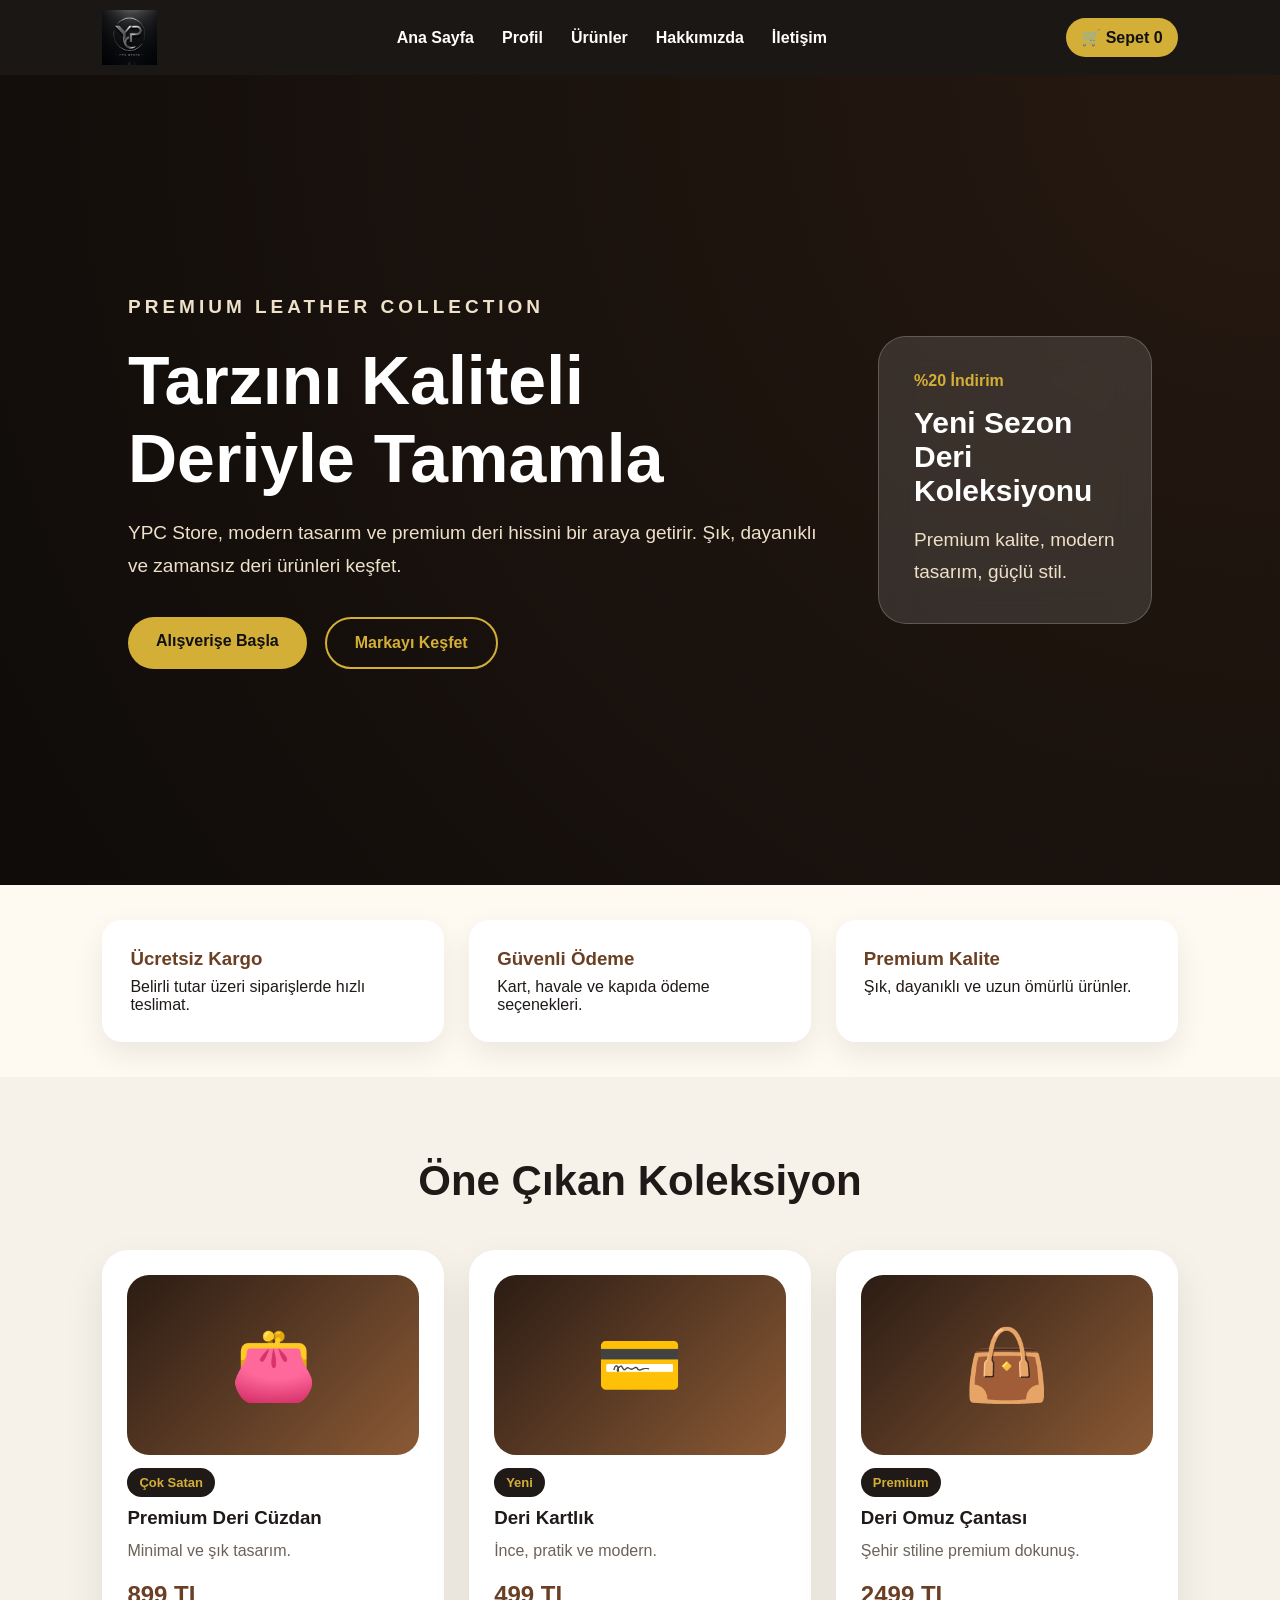
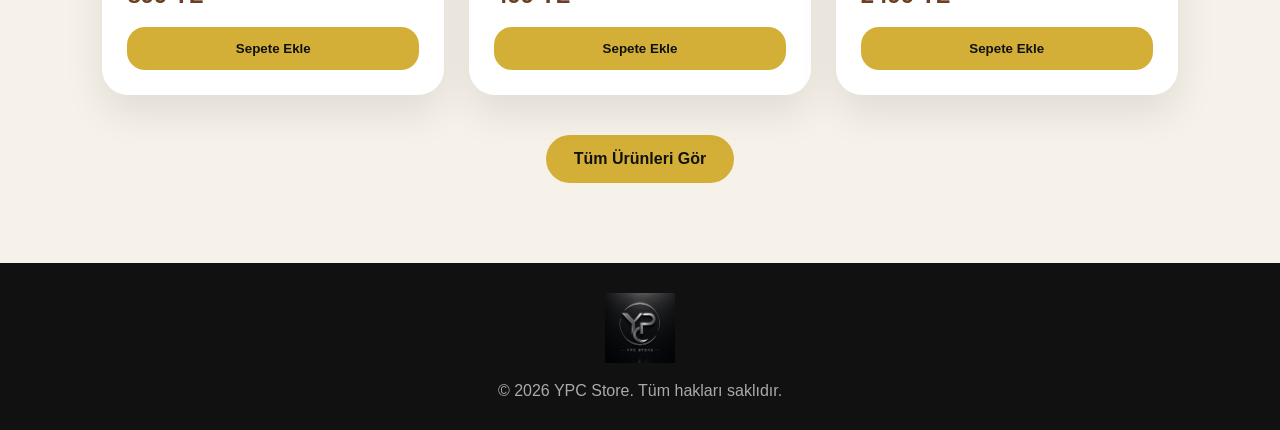
<file: index.html>
<!DOCTYPE html>
<html lang="tr">
<head>
  <meta charset="UTF-8" />
  <meta name="viewport" content="width=device-width, initial-scale=1.0" />
  <title>YPC Store | Ana Sayfa</title>
  <link rel="icon" href="images/logo.png">
  <link rel="stylesheet" href="style.css" />
</head>
<body>

  <nav class="navbar">
    <a href="index.html" class="logo">
  <img src="images/logo.png" alt="YPC Store Logo">
</a>

    <ul class="menu">
      <li><a href="index.html">Ana Sayfa</a></li>
      <li><a href="profile.html">Profil</a></li>
      <li><a href="products.html">Ürünler</a></li>
      <li><a href="about.html">Hakkımızda</a></li>
      <li><a href="contact.html">İletişim</a></li>
    </ul>

    <a href="cart.html" class="cart-btn">🛒 Sepet <span id="cartCount">0</span></a>
  </nav>

  <section class="hero">
    <div class="hero-text">
      <p class="small-title">PREMIUM LEATHER COLLECTION</p>
      <h1>Tarzını Kaliteli Deriyle Tamamla</h1>
      <p>
        YPC Store, modern tasarım ve premium deri hissini bir araya getirir.
        Şık, dayanıklı ve zamansız deri ürünleri keşfet.
      </p>

      <div class="hero-buttons">
        <a href="products.html" class="primary-btn">Alışverişe Başla</a>
        <a href="about.html" class="secondary-btn">Markayı Keşfet</a>
      </div>
    </div>

    <div class="hero-card">
      <span>%20 İndirim</span>
      <h3>Yeni Sezon Deri Koleksiyonu</h3>
      <p>Premium kalite, modern tasarım, güçlü stil.</p>
    </div>
  </section>

  <section class="features">
    <div>
      <h3>Ücretsiz Kargo</h3>
      <p>Belirli tutar üzeri siparişlerde hızlı teslimat.</p>
    </div>

    <div>
      <h3>Güvenli Ödeme</h3>
      <p>Kart, havale ve kapıda ödeme seçenekleri.</p>
    </div>

    <div>
      <h3>Premium Kalite</h3>
      <p>Şık, dayanıklı ve uzun ömürlü ürünler.</p>
    </div>
  </section>

  <section class="section">
    <h2>Öne Çıkan Koleksiyon</h2>

    <div class="products">
      <div class="product-card">
        <div class="product-image">👛</div>
        <span class="badge">Çok Satan</span>
        <h3>Premium Deri Cüzdan</h3>
        <p>Minimal ve şık tasarım.</p>
        <h4>899 TL</h4>
        <button onclick="addToCart('Premium Deri Cüzdan', 899)">Sepete Ekle</button>
      </div>

      <div class="product-card">
        <div class="product-image">💳</div>
        <span class="badge">Yeni</span>
        <h3>Deri Kartlık</h3>
        <p>İnce, pratik ve modern.</p>
        <h4>499 TL</h4>
        <button onclick="addToCart('Deri Kartlık', 499)">Sepete Ekle</button>
      </div>

      <div class="product-card">
        <div class="product-image">👜</div>
        <span class="badge">Premium</span>
        <h3>Deri Omuz Çantası</h3>
        <p>Şehir stiline premium dokunuş.</p>
        <h4>2499 TL</h4>
        <button onclick="addToCart('Deri Omuz Çantası', 2499)">Sepete Ekle</button>
      </div>
    </div>

    <div class="center">
      <a href="products.html" class="primary-btn">Tüm Ürünleri Gör</a>
    </div>
  </section>

  <footer>
  <img src="images/logo.png" class="footer-logo" alt="YPC Store Logo">

  <p>© 2026 YPC Store. Tüm hakları saklıdır.</p>
</footer>

  <script src="script.js"></script>
</body>
</html>
</file>
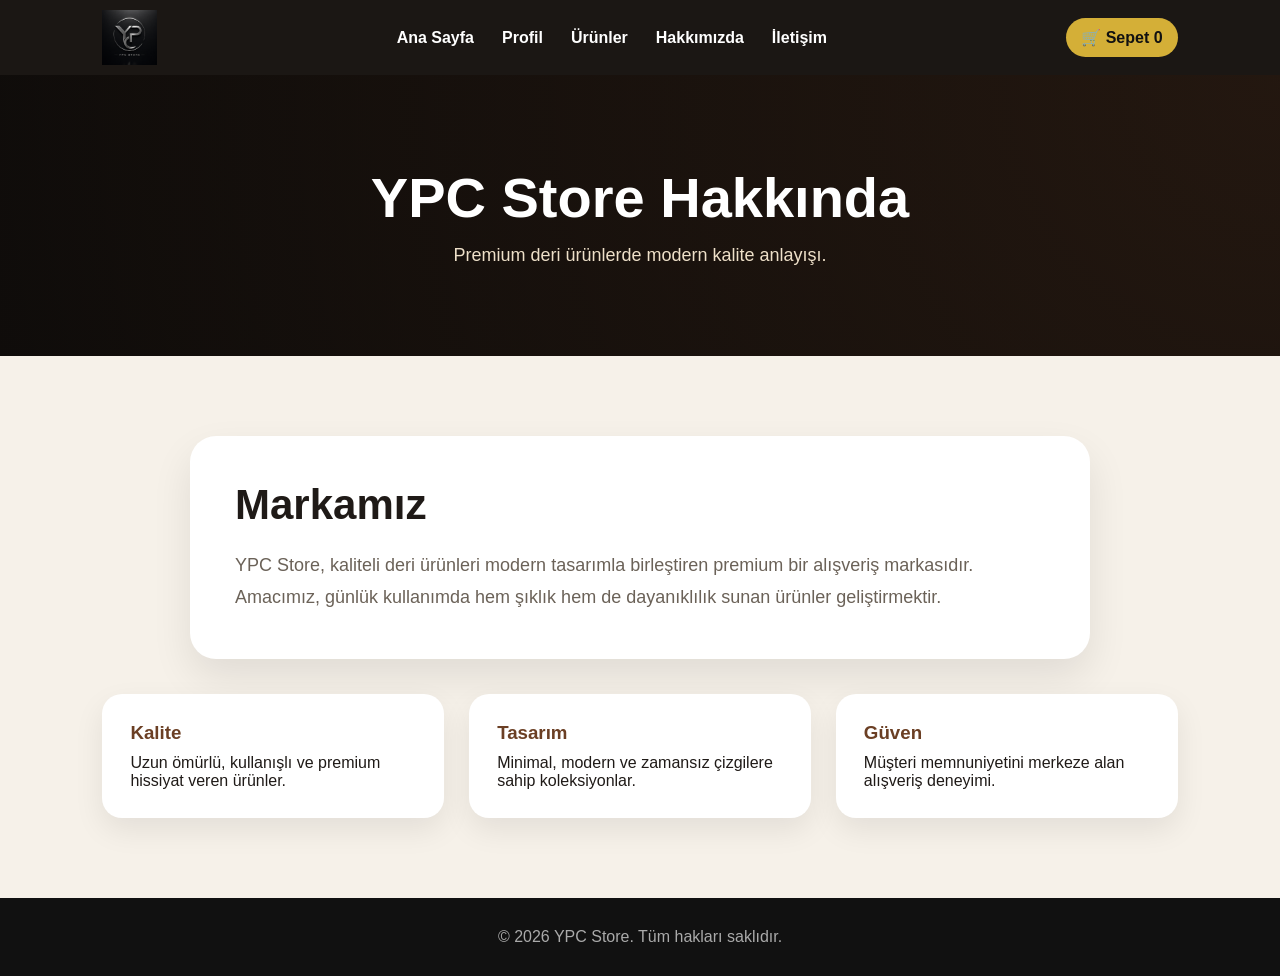
<file: about.html>
<!DOCTYPE html>
<html lang="tr">
<head>
  <meta charset="UTF-8" />
  <meta name="viewport" content="width=device-width, initial-scale=1.0" />
  <title>YPC Store | Hakkımızda</title>
  <link rel="icon" href="images/logo.png">
  <link rel="stylesheet" href="style.css" />
</head>
<body>

  <nav class="navbar">
    <a href="index.html" class="logo">
  <img src="images/logo.png" alt="YPC Store Logo">
</a>

    <ul class="menu">
      <li><a href="index.html">Ana Sayfa</a></li>
      <li><a href="profile.html">Profil</a></li>
      <li><a href="products.html">Ürünler</a></li>
      <li><a href="about.html">Hakkımızda</a></li>
      <li><a href="contact.html">İletişim</a></li>
    </ul>

    <a href="cart.html" class="cart-btn">🛒 Sepet <span id="cartCount">0</span></a>
  </nav>

  <section class="page-header">
    <h1>YPC Store Hakkında</h1>
    <p>Premium deri ürünlerde modern kalite anlayışı.</p>
  </section>

  <section class="section about-page">
    <div class="about-box">
      <h2>Markamız</h2>
      <p>
        YPC Store, kaliteli deri ürünleri modern tasarımla birleştiren premium
        bir alışveriş markasıdır. Amacımız, günlük kullanımda hem şıklık hem de
        dayanıklılık sunan ürünler geliştirmektir.
      </p>
    </div>

    <div class="about-grid">
      <div>
        <h3>Kalite</h3>
        <p>Uzun ömürlü, kullanışlı ve premium hissiyat veren ürünler.</p>
      </div>

      <div>
        <h3>Tasarım</h3>
        <p>Minimal, modern ve zamansız çizgilere sahip koleksiyonlar.</p>
      </div>

      <div>
        <h3>Güven</h3>
        <p>Müşteri memnuniyetini merkeze alan alışveriş deneyimi.</p>
      </div>
    </div>
  </section>

  <footer>
    <p>© 2026 YPC Store. Tüm hakları saklıdır.</p>
  </footer>

  <script src="script.js"></script>
</body>
</html>
</file>
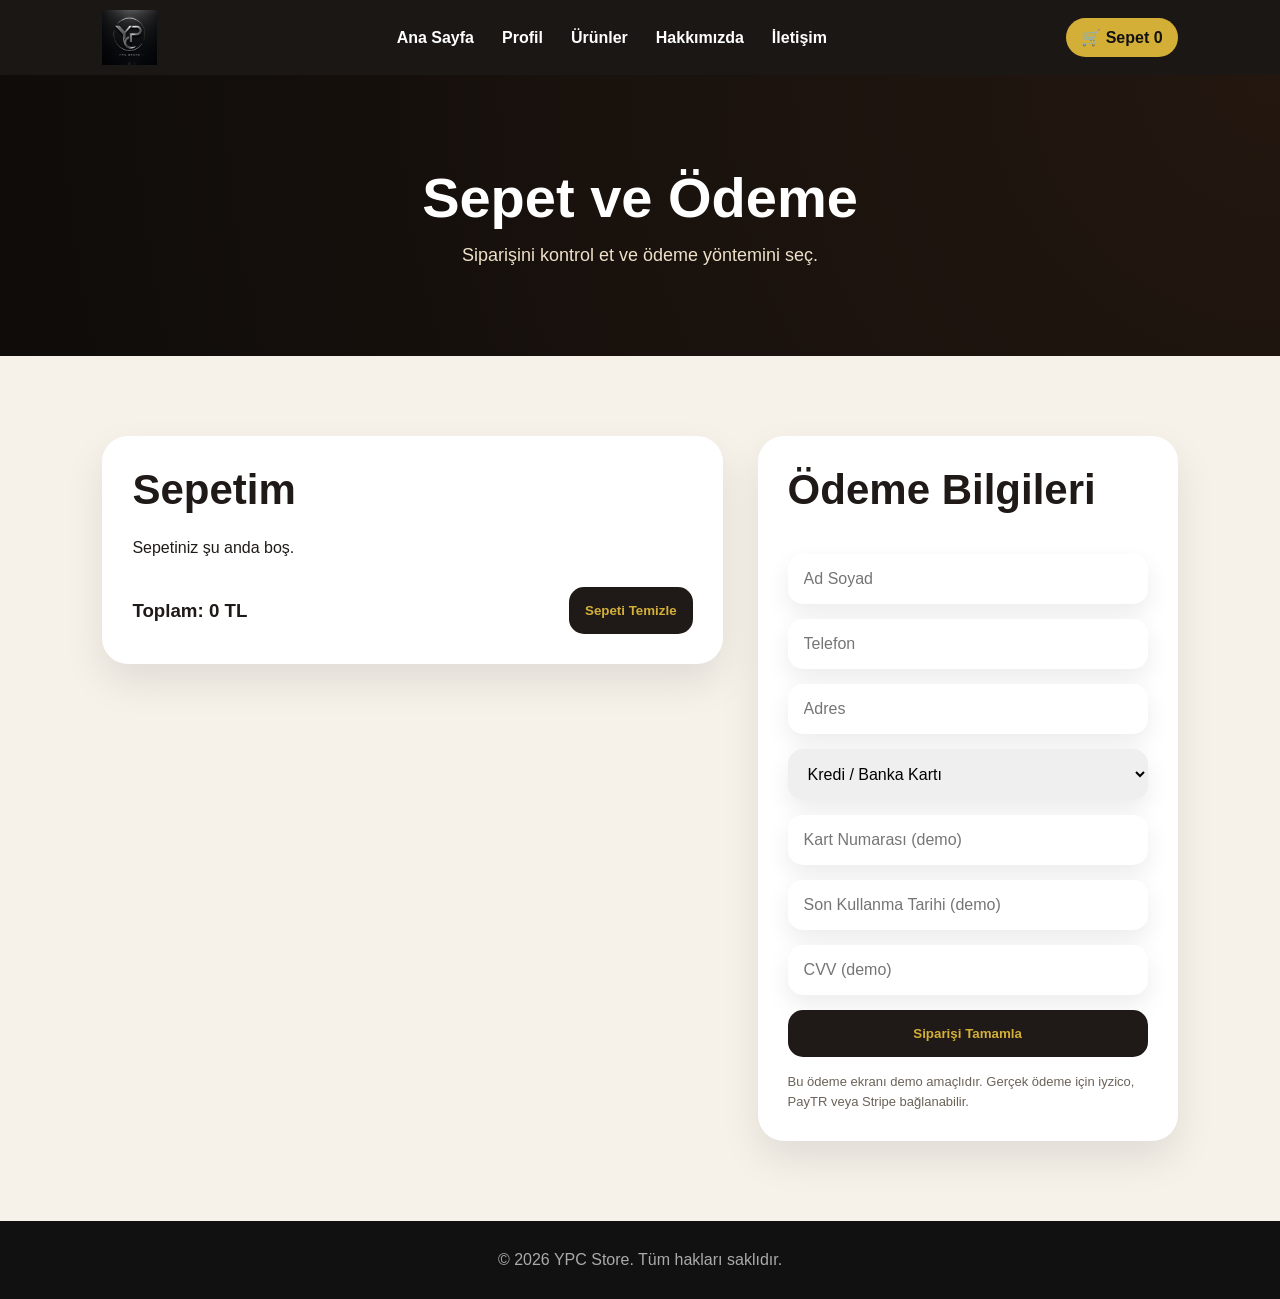
<file: cart.html>
<!DOCTYPE html>
<html lang="tr">
<head>
  <meta charset="UTF-8" />
  <meta name="viewport" content="width=device-width, initial-scale=1.0" />
  <title>YPC Store | Sepet</title>
  <link rel="icon" href="images/logo.png">
  <link rel="stylesheet" href="style.css" />
</head>
<body>

  <nav class="navbar">
    <a href="index.html" class="logo">
  <img src="images/logo.png" alt="YPC Store Logo">
</a>

    <ul class="menu">
      <li><a href="index.html">Ana Sayfa</a></li>
      <li><a href="profile.html">Profil</a></li>
      <li><a href="products.html">Ürünler</a></li>
      <li><a href="about.html">Hakkımızda</a></li>
      <li><a href="contact.html">İletişim</a></li>
    </ul>

    <a href="cart.html" class="cart-btn">🛒 Sepet <span id="cartCount">0</span></a>
  </nav>

  <section class="page-header">
    <h1>Sepet ve Ödeme</h1>
    <p>Siparişini kontrol et ve ödeme yöntemini seç.</p>
  </section>

  <section class="section cart-page">
    <div class="cart-list">
      <h2>Sepetim</h2>
      <div id="cartItems"></div>

      <div class="total-box">
        <h3>Toplam: <span id="cartTotal">0</span> TL</h3>
        <button onclick="clearCart()">Sepeti Temizle</button>
      </div>
    </div>

    <div class="checkout-box">
      <h2>Ödeme Bilgileri</h2>

      <input type="text" placeholder="Ad Soyad" />
      <input type="text" placeholder="Telefon" />
      <input type="text" placeholder="Adres" />

      <select>
        <option>Kredi / Banka Kartı</option>
        <option>Kapıda Ödeme</option>
        <option>Havale / EFT</option>
      </select>

      <input type="text" placeholder="Kart Numarası (demo)" />
      <input type="text" placeholder="Son Kullanma Tarihi (demo)" />
      <input type="text" placeholder="CVV (demo)" />

      <button onclick="completeOrder()">Siparişi Tamamla</button>

      <p class="demo-note">
        Bu ödeme ekranı demo amaçlıdır. Gerçek ödeme için iyzico, PayTR veya Stripe bağlanabilir.
      </p>
    </div>
  </section>

  <footer>
    <p>© 2026 YPC Store. Tüm hakları saklıdır.</p>
  </footer>

  <script src="script.js"></script>
</body>
</html>
</file>
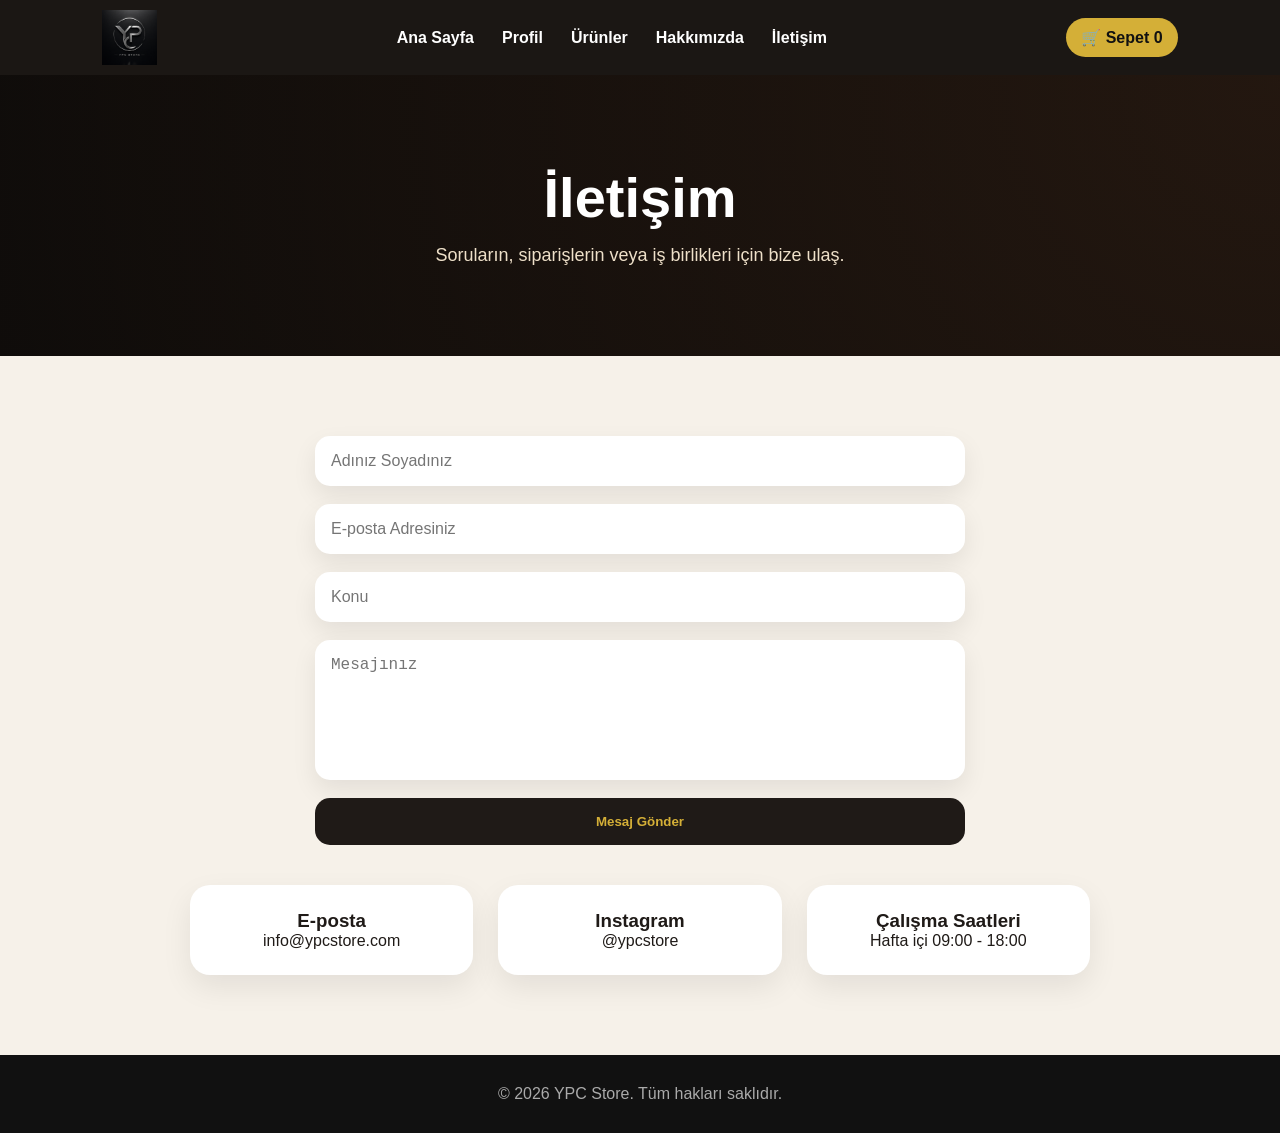
<file: contact.html>
<!DOCTYPE html>
<html lang="tr">
<head>
  <meta charset="UTF-8" />
  <meta name="viewport" content="width=device-width, initial-scale=1.0" />
  <title>YPC Store | İletişim</title>
  <link rel="icon" href="images/logo.png">
  <link rel="stylesheet" href="style.css" />
</head>
<body>

  <nav class="navbar">
    <a href="index.html" class="logo">
  <img src="images/logo.png" alt="YPC Store Logo">
</a>

    <ul class="menu">
      <li><a href="index.html">Ana Sayfa</a></li>
      <li><a href="profile.html">Profil</a></li>
      <li><a href="products.html">Ürünler</a></li>
      <li><a href="about.html">Hakkımızda</a></li>
      <li><a href="contact.html">İletişim</a></li>
    </ul>

    <a href="cart.html" class="cart-btn">🛒 Sepet <span id="cartCount">0</span></a>
  </nav>

  <section class="page-header">
    <h1>İletişim</h1>
    <p>Soruların, siparişlerin veya iş birlikleri için bize ulaş.</p>
  </section>

  <section class="section contact">
    <form>
      <input type="text" placeholder="Adınız Soyadınız" />
      <input type="email" placeholder="E-posta Adresiniz" />
      <input type="text" placeholder="Konu" />
      <textarea placeholder="Mesajınız"></textarea>
      <button type="button">Mesaj Gönder</button>
    </form>

    <div class="contact-info">
      <div>
        <h3>E-posta</h3>
        <p>info@ypcstore.com</p>
      </div>

      <div>
        <h3>Instagram</h3>
        <p>@ypcstore</p>
      </div>

      <div>
        <h3>Çalışma Saatleri</h3>
        <p>Hafta içi 09:00 - 18:00</p>
      </div>
    </div>
  </section>

  <footer>
    <p>© 2026 YPC Store. Tüm hakları saklıdır.</p>
  </footer>

  <script src="script.js"></script>
</body>
</html>
</file>
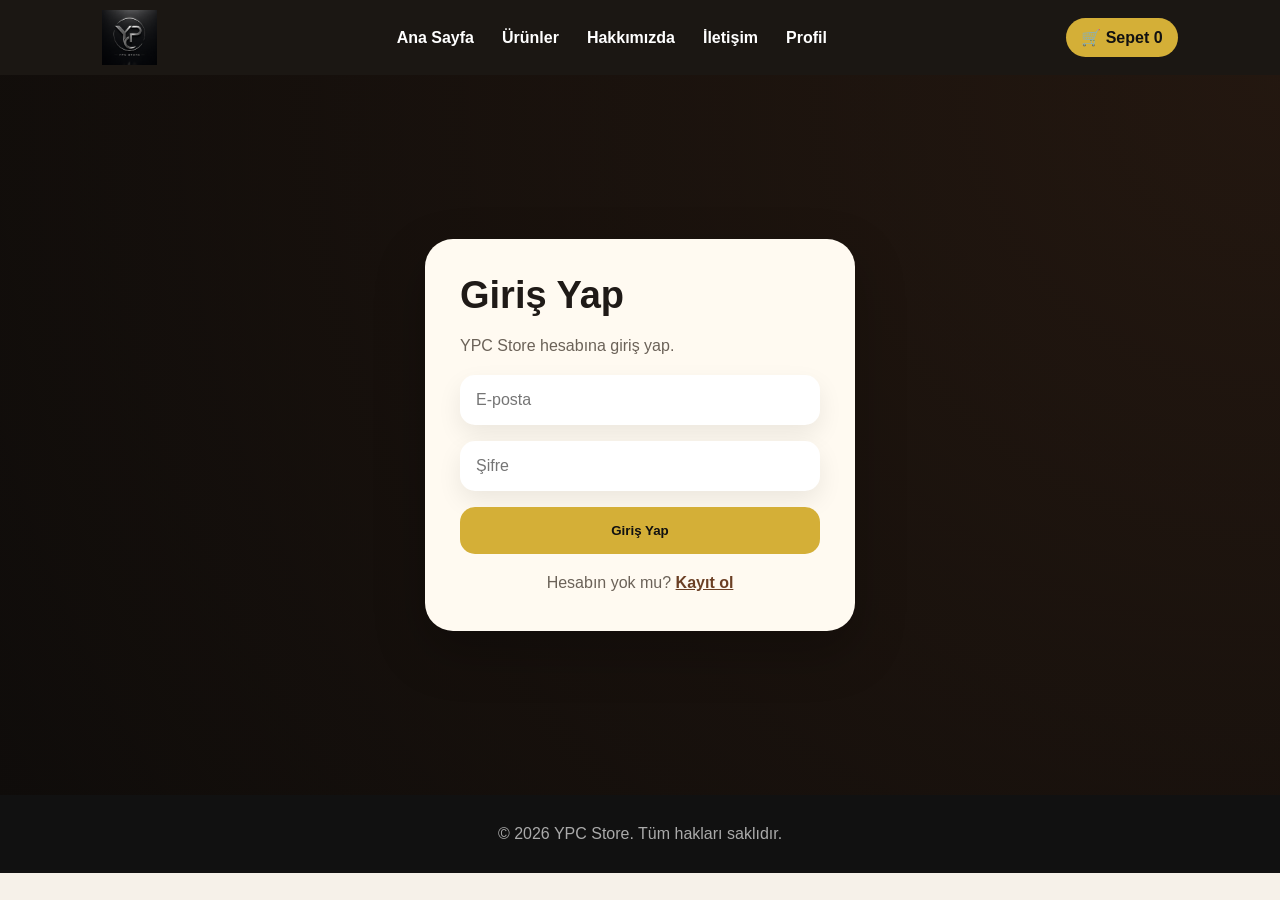
<file: login.html>
<!DOCTYPE html>
<html lang="tr">
<head>
  <meta charset="UTF-8" />
  <meta name="viewport" content="width=device-width, initial-scale=1.0" />
  <title>YPC Store | Giriş Yap</title>
  <link rel="stylesheet" href="style.css" />
  <link rel="icon" href="images/logo.png">
</head>
<body>

  <nav class="navbar">
    <a href="index.html" class="logo">
      <img src="images/logo.png" alt="YPC Store Logo">
    </a>

    <ul class="menu">
      <li><a href="index.html">Ana Sayfa</a></li>
      <li><a href="products.html">Ürünler</a></li>
      <li><a href="about.html">Hakkımızda</a></li>
      <li><a href="contact.html">İletişim</a></li>
      <li><a href="profile.html">Profil</a></li>
    </ul>

    <a href="cart.html" class="cart-btn">🛒 Sepet <span id="cartCount">0</span></a>
  </nav>

  <section class="auth-page">
    <div class="auth-box">
      <h1>Giriş Yap</h1>
      <p>YPC Store hesabına giriş yap.</p>

      <input type="email" id="loginEmail" placeholder="E-posta" />
      <input type="password" id="loginPassword" placeholder="Şifre" />

      <button onclick="loginUser()">Giriş Yap</button>

      <p class="auth-link">
        Hesabın yok mu? <a href="register.html">Kayıt ol</a>
      </p>
    </div>
  </section>

  <footer>
    <p>© 2026 YPC Store. Tüm hakları saklıdır.</p>
  </footer>

  <script src="script.js"></script>
</body>
</html>
</file>
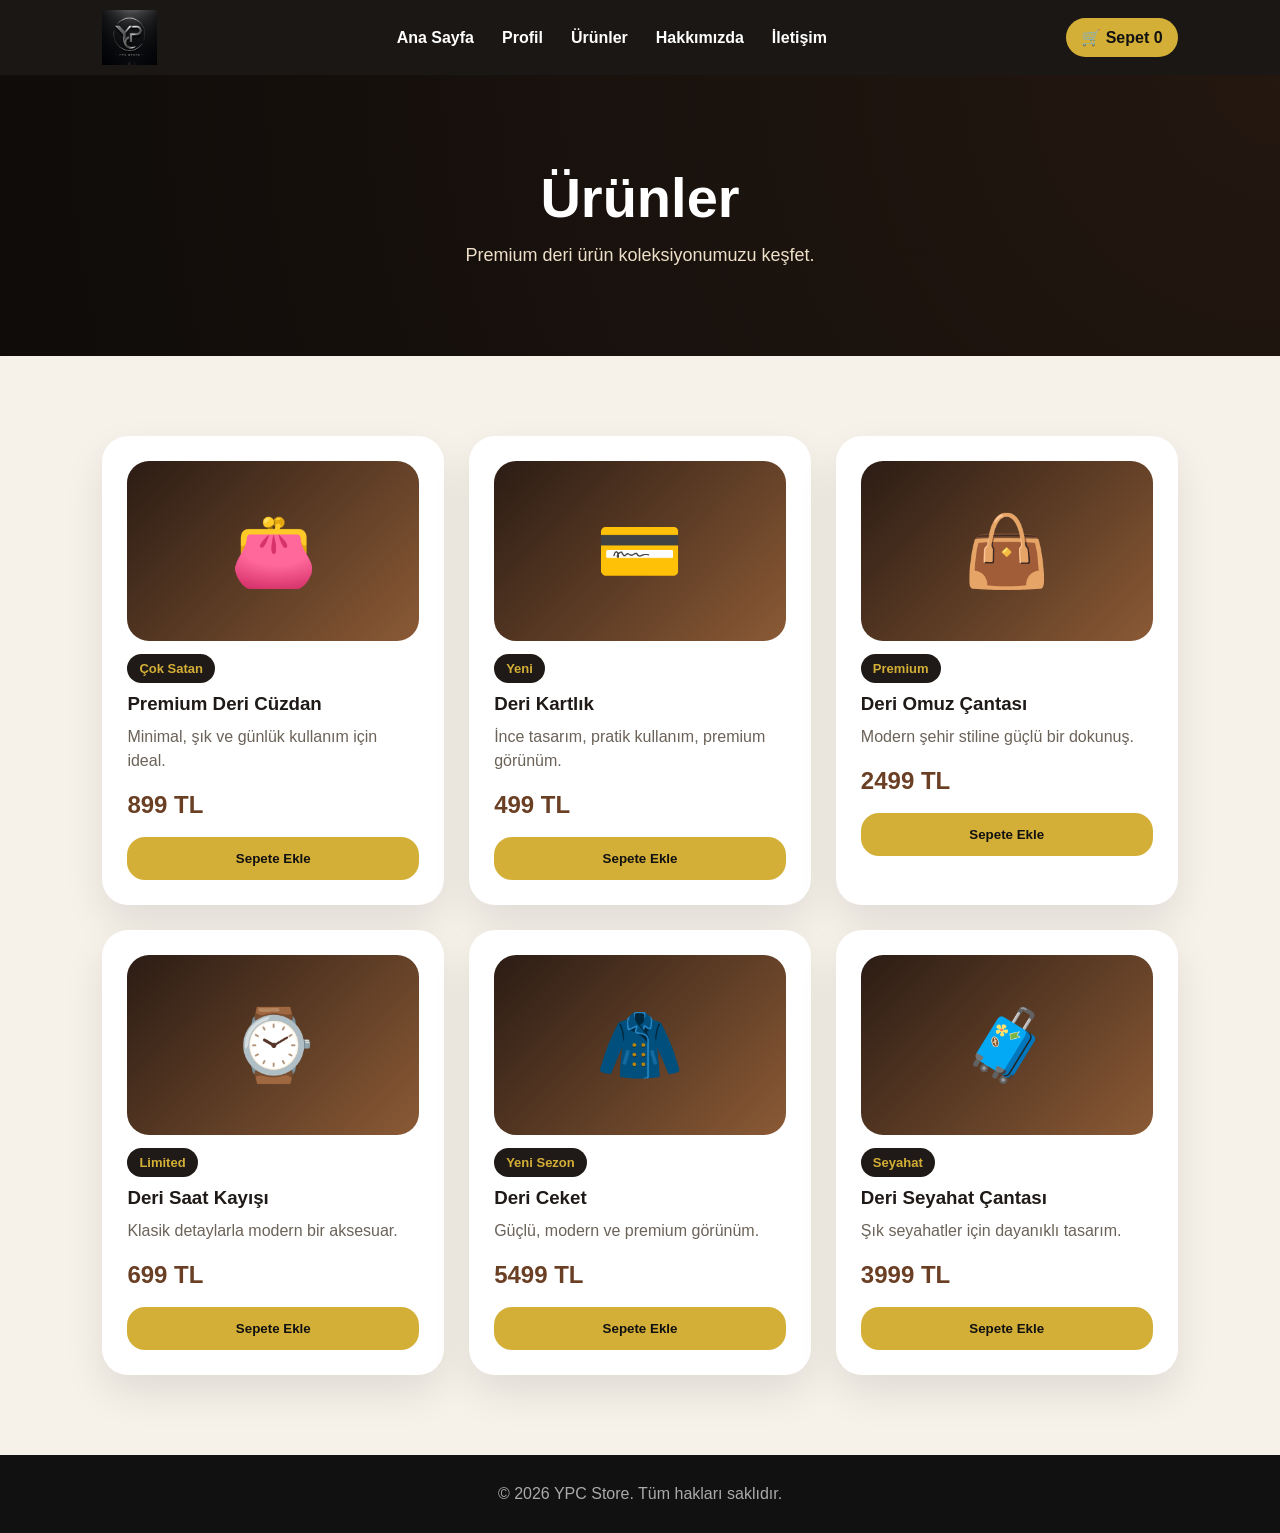
<file: products.html>
<!DOCTYPE html>
<html lang="tr">
<head>
  <meta charset="UTF-8" />
  <meta name="viewport" content="width=device-width, initial-scale=1.0" />
  <title>YPC Store | Ürünler</title>
  <link rel="icon" href="images/logo.png">
  <link rel="stylesheet" href="style.css" />
</head>
<body>

  <nav class="navbar">
   <a href="index.html" class="logo">
  <img src="images/logo.png" alt="YPC Store Logo">
</a>
    <ul class="menu">
      <li><a href="index.html">Ana Sayfa</a></li>
      <li><a href="profile.html">Profil</a></li>
      <li><a href="products.html">Ürünler</a></li>
      <li><a href="about.html">Hakkımızda</a></li>
      <li><a href="contact.html">İletişim</a></li>
    </ul>

    <a href="cart.html" class="cart-btn">🛒 Sepet <span id="cartCount">0</span></a>
  </nav>

  <section class="page-header">
    <h1>Ürünler</h1>
    <p>Premium deri ürün koleksiyonumuzu keşfet.</p>
  </section>

  <section class="section">
    <div class="products">

      <div class="product-card">
        <div class="product-image">👛</div>
        <span class="badge">Çok Satan</span>
        <h3>Premium Deri Cüzdan</h3>
        <p>Minimal, şık ve günlük kullanım için ideal.</p>
        <h4>899 TL</h4>
        <button onclick="addToCart('Premium Deri Cüzdan', 899)">Sepete Ekle</button>
      </div>

      <div class="product-card">
        <div class="product-image">💳</div>
        <span class="badge">Yeni</span>
        <h3>Deri Kartlık</h3>
        <p>İnce tasarım, pratik kullanım, premium görünüm.</p>
        <h4>499 TL</h4>
        <button onclick="addToCart('Deri Kartlık', 499)">Sepete Ekle</button>
      </div>

      <div class="product-card">
        <div class="product-image">👜</div>
        <span class="badge">Premium</span>
        <h3>Deri Omuz Çantası</h3>
        <p>Modern şehir stiline güçlü bir dokunuş.</p>
        <h4>2499 TL</h4>
        <button onclick="addToCart('Deri Omuz Çantası', 2499)">Sepete Ekle</button>
      </div>

      <div class="product-card">
        <div class="product-image">⌚</div>
        <span class="badge">Limited</span>
        <h3>Deri Saat Kayışı</h3>
        <p>Klasik detaylarla modern bir aksesuar.</p>
        <h4>699 TL</h4>
        <button onclick="addToCart('Deri Saat Kayışı', 699)">Sepete Ekle</button>
      </div>

      <div class="product-card">
        <div class="product-image">🧥</div>
        <span class="badge">Yeni Sezon</span>
        <h3>Deri Ceket</h3>
        <p>Güçlü, modern ve premium görünüm.</p>
        <h4>5499 TL</h4>
        <button onclick="addToCart('Deri Ceket', 5499)">Sepete Ekle</button>
      </div>

      <div class="product-card">
        <div class="product-image">🧳</div>
        <span class="badge">Seyahat</span>
        <h3>Deri Seyahat Çantası</h3>
        <p>Şık seyahatler için dayanıklı tasarım.</p>
        <h4>3999 TL</h4>
        <button onclick="addToCart('Deri Seyahat Çantası', 3999)">Sepete Ekle</button>
      </div>

    </div>
  </section>

  <footer>
    <p>© 2026 YPC Store. Tüm hakları saklıdır.</p>
  </footer>

  <script src="script.js"></script>
</body>
</html>
</file>
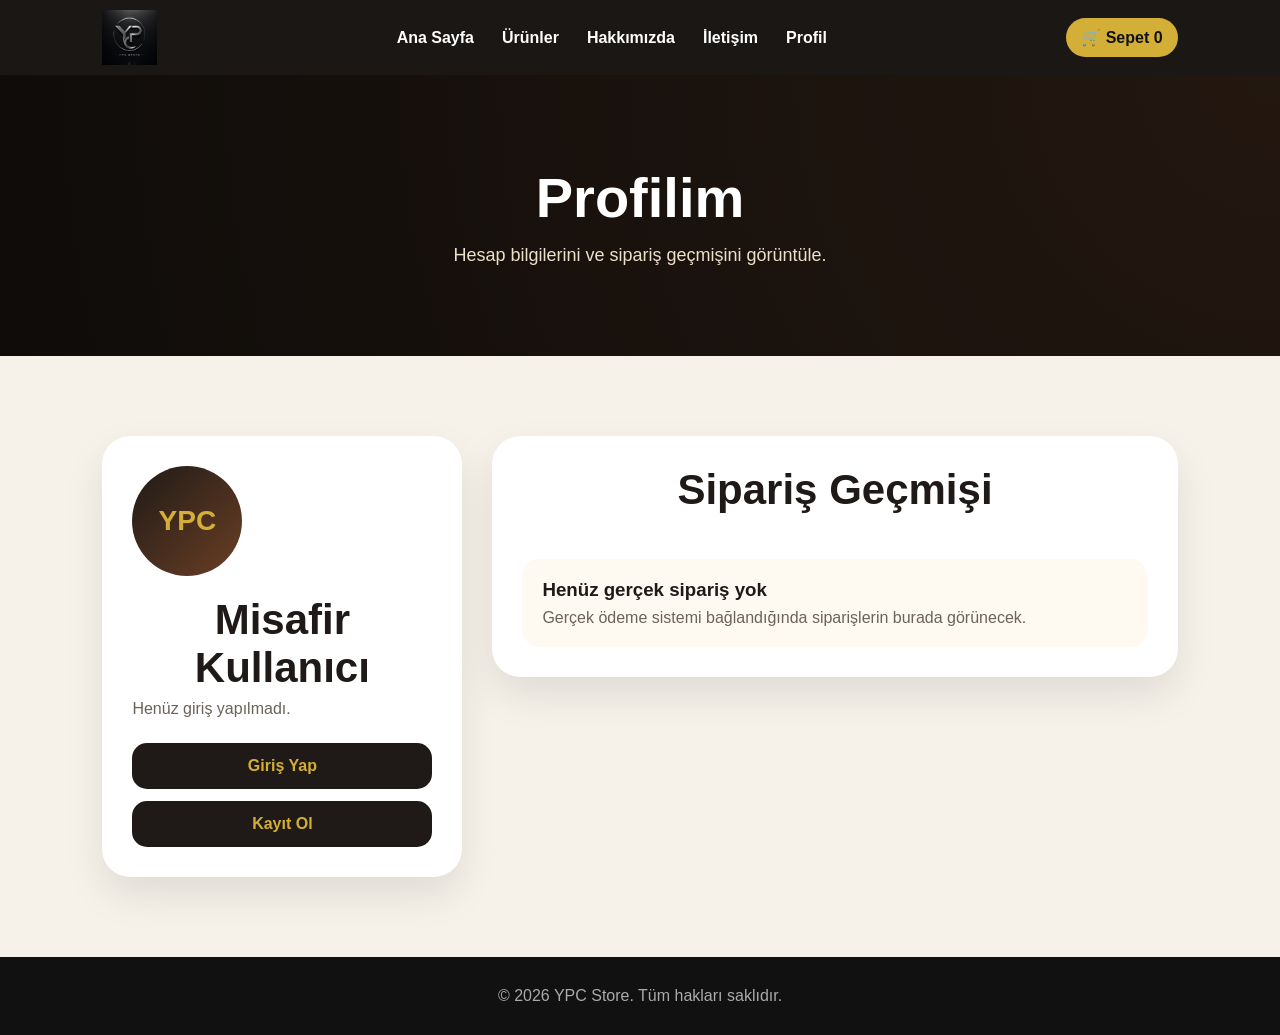
<file: profile.html>
<!DOCTYPE html>
<html lang="tr">
<head>
  <meta charset="UTF-8" />
  <meta name="viewport" content="width=device-width, initial-scale=1.0" />
  <title>YPC Store | Profilim</title>
  <link rel="stylesheet" href="style.css" />
  <link rel="icon" href="images/logo.png">
</head>
<body>

  <nav class="navbar">
    <a href="index.html" class="logo">
      <img src="images/logo.png" alt="YPC Store Logo">
    </a>

    <ul class="menu">
      <li><a href="index.html">Ana Sayfa</a></li>
      <li><a href="products.html">Ürünler</a></li>
      <li><a href="about.html">Hakkımızda</a></li>
      <li><a href="contact.html">İletişim</a></li>
      <li><a href="profile.html">Profil</a></li>
    </ul>

    <a href="cart.html" class="cart-btn">🛒 Sepet <span id="cartCount">0</span></a>
  </nav>

  <section class="page-header">
    <h1>Profilim</h1>
    <p>Hesap bilgilerini ve sipariş geçmişini görüntüle.</p>
  </section>

  <section class="section profile-page">
    <div class="profile-card-box">
      <div class="profile-avatar">YPC</div>

      <h2 id="profileName">Misafir Kullanıcı</h2>
      <p id="profileEmail">Giriş yapılmadı.</p>

      <div class="profile-actions">
        <a href="login.html" id="loginProfileBtn">Giriş Yap</a>
        <a href="register.html" id="registerProfileBtn">Kayıt Ol</a>
        <button onclick="logoutUser()" id="logoutBtn">Çıkış Yap</button>
      </div>
    </div>

    <div class="orders-box">
      <h2>Sipariş Geçmişi</h2>

      <div class="order-item">
        <h3>Henüz gerçek sipariş yok</h3>
        <p>Gerçek ödeme sistemi bağlandığında siparişlerin burada görünecek.</p>
      </div>
    </div>
  </section>

  <footer>
    <p>© 2026 YPC Store. Tüm hakları saklıdır.</p>
  </footer>

  <script src="script.js"></script>
</body>
</html>
</file>
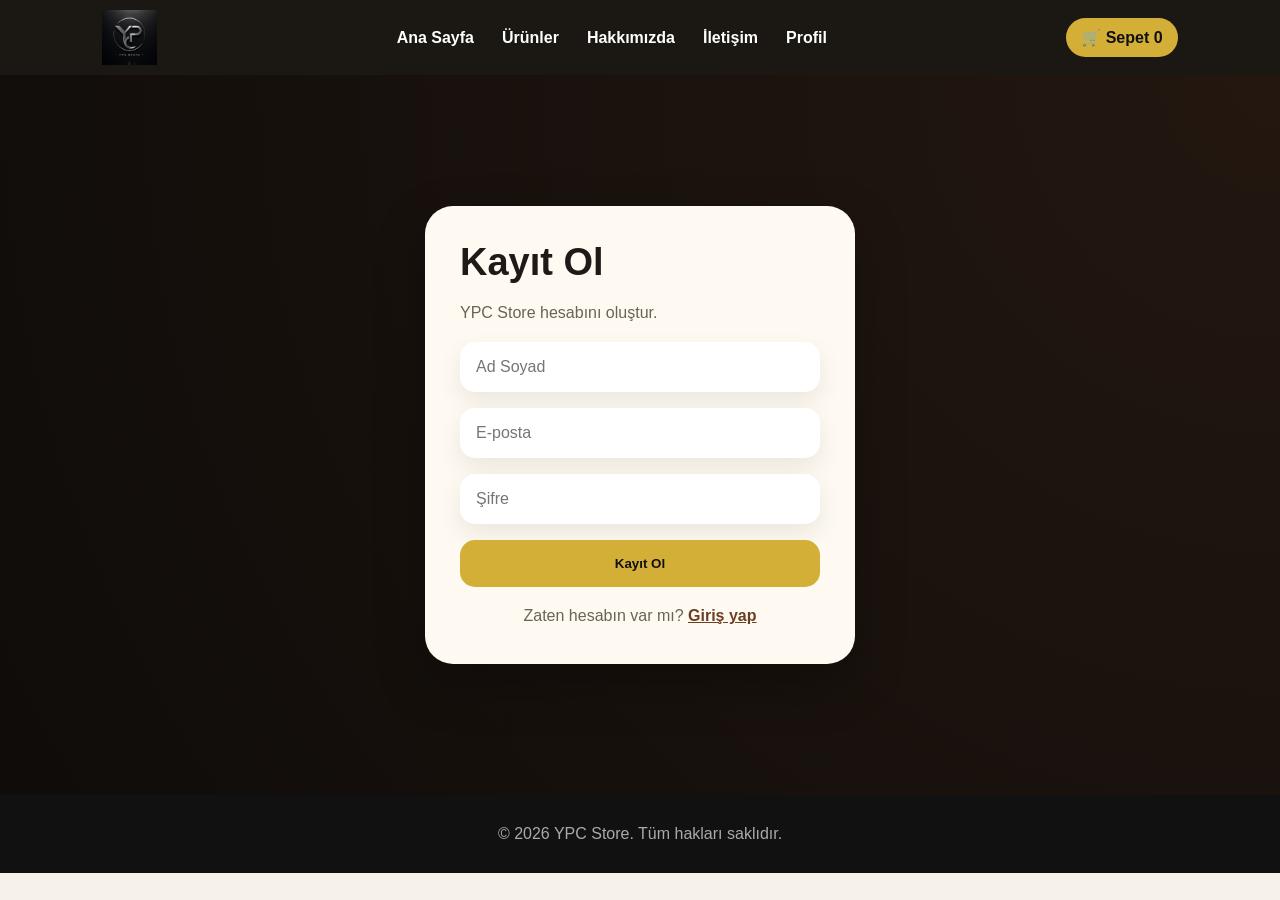
<file: register.html>
<!DOCTYPE html>
<html lang="tr">
<head>
  <meta charset="UTF-8" />
  <meta name="viewport" content="width=device-width, initial-scale=1.0" />
  <title>YPC Store | Kayıt Ol</title>
  <link rel="stylesheet" href="style.css" />
  <link rel="icon" href="images/logo.png">
</head>
<body>

  <nav class="navbar">
    <a href="index.html" class="logo">
      <img src="images/logo.png" alt="YPC Store Logo">
    </a>

    <ul class="menu">
      <li><a href="index.html">Ana Sayfa</a></li>
      <li><a href="products.html">Ürünler</a></li>
      <li><a href="about.html">Hakkımızda</a></li>
      <li><a href="contact.html">İletişim</a></li>
      <li><a href="profile.html">Profil</a></li>
    </ul>

    <a href="cart.html" class="cart-btn">🛒 Sepet <span id="cartCount">0</span></a>
  </nav>

  <section class="auth-page">
    <div class="auth-box">
      <h1>Kayıt Ol</h1>
      <p>YPC Store hesabını oluştur.</p>

      <input type="text" id="registerName" placeholder="Ad Soyad" />
      <input type="email" id="registerEmail" placeholder="E-posta" />
      <input type="password" id="registerPassword" placeholder="Şifre" />

      <button onclick="registerUser()">Kayıt Ol</button>

      <p class="auth-link">
        Zaten hesabın var mı? <a href="login.html">Giriş yap</a>
      </p>
    </div>
  </section>

  <footer>
    <p>© 2026 YPC Store. Tüm hakları saklıdır.</p>
  </footer>

  <script src="script.js"></script>
</body>
</html>
</file>
<file: style.css>
* {
  margin: 0;
  padding: 0;
  box-sizing: border-box;
}

html {
  scroll-behavior: smooth;
}

body {
  font-family: Arial, sans-serif;
  background: #f6f1e9;
  color: #1f1a17;
}

.navbar {
  height: 75px;
  padding: 0 8%;
  background: rgba(20, 16, 13, 0.97);
  color: white;
  display: flex;
  align-items: center;
  justify-content: space-between;
  position: sticky;
  top: 0;
  z-index: 100;
}

.logo {
  display: flex;
  align-items: center;
  text-decoration: none;
}

.logo img {
  height: 55px;
  object-fit: contain;
}

.menu {
  display: flex;
  gap: 28px;
  list-style: none;
}

.menu a {
  color: white;
  text-decoration: none;
  font-weight: bold;
}

.menu a:hover {
  color: #d4af37;
}

.cart-btn {
  background: #d4af37;
  color: #111;
  border: none;
  padding: 10px 15px;
  border-radius: 30px;
  font-weight: bold;
  cursor: pointer;
  text-decoration: none;
}

.hero {
  min-height: 90vh;
  padding: 90px 10%;
  display: flex;
  align-items: center;
  justify-content: space-between;
  gap: 50px;
  background:
    linear-gradient(rgba(15, 12, 10, 0.75), rgba(15, 12, 10, 0.75)),
    radial-gradient(circle at top right, #6b3f24, #0f0c0a);
  color: white;
}

.hero-text {
  max-width: 700px;
}

.small-title {
  color: #d4af37;
  letter-spacing: 4px;
  font-weight: bold;
  margin-bottom: 18px;
}

.hero h1 {
  font-size: 68px;
  margin-bottom: 20px;
}

.hero p {
  font-size: 19px;
  line-height: 1.7;
  color: #eee0c9;
}

.hero-buttons {
  display: flex;
  gap: 18px;
  margin-top: 35px;
}

.primary-btn,
.secondary-btn {
  display: inline-block;
  padding: 15px 28px;
  border-radius: 40px;
  text-decoration: none;
  font-weight: bold;
  transition: 0.3s;
}

.primary-btn {
  background: #d4af37;
  color: #111;
}

.secondary-btn {
  border: 2px solid #d4af37;
  color: #d4af37;
}

.primary-btn:hover,
.secondary-btn:hover {
  transform: translateY(-4px);
}

.hero-card {
  width: 320px;
  padding: 35px;
  border-radius: 28px;
  background: rgba(255,255,255,0.12);
  backdrop-filter: blur(18px);
  border: 1px solid rgba(255,255,255,0.2);
}

.hero-card span {
  color: #d4af37;
  font-weight: bold;
}

.hero-card h3 {
  font-size: 30px;
  margin: 16px 0;
}

.features {
  display: grid;
  grid-template-columns: repeat(3, 1fr);
  padding: 35px 8%;
  gap: 25px;
  background: #fffaf1;
}

.features div {
  background: white;
  padding: 28px;
  border-radius: 20px;
  box-shadow: 0 12px 30px rgba(0,0,0,0.08);
}

.features h3 {
  color: #6b3f24;
  margin-bottom: 8px;
}

.section {
  padding: 80px 8%;
}

.section h2 {
  text-align: center;
  font-size: 42px;
  margin-bottom: 45px;
}

.page-header {
  padding: 90px 8%;
  text-align: center;
  color: white;
  background:
    linear-gradient(rgba(15, 12, 10, 0.78), rgba(15, 12, 10, 0.78)),
    radial-gradient(circle at top right, #6b3f24, #0f0c0a);
}

.page-header h1 {
  font-size: 56px;
  margin-bottom: 15px;
}

.page-header p {
  color: #eee0c9;
  font-size: 18px;
}

.products {
  display: grid;
  grid-template-columns: repeat(3, 1fr);
  gap: 25px;
}

.product-card {
  background: white;
  padding: 25px;
  border-radius: 26px;
  box-shadow: 0 18px 40px rgba(0,0,0,0.09);
  position: relative;
  transition: 0.3s;
}

.product-card:hover {
  transform: translateY(-10px);
}

.product-image {
  height: 180px;
  border-radius: 22px;
  background: linear-gradient(135deg, #2b1c14, #8b5a35);
  color: #d4af37;
  font-size: 70px;
  display: flex;
  align-items: center;
  justify-content: center;
  margin-bottom: 18px;
}

.badge {
  background: #1f1a17;
  color: #d4af37;
  padding: 7px 12px;
  border-radius: 18px;
  font-size: 13px;
  font-weight: bold;
}

.product-card h3 {
  margin: 16px 0 10px;
}

.product-card p {
  color: #6b6258;
  line-height: 1.5;
}

.product-card h4 {
  font-size: 24px;
  margin: 18px 0;
  color: #6b3f24;
}

.product-card button {
  width: 100%;
  padding: 14px;
  border: none;
  border-radius: 18px;
  background: #d4af37;
  color: #111;
  font-weight: bold;
  cursor: pointer;
}

.center {
  text-align: center;
  margin-top: 40px;
}

.about-box {
  max-width: 900px;
  margin: auto;
  background: white;
  padding: 45px;
  border-radius: 26px;
  box-shadow: 0 18px 40px rgba(0,0,0,0.09);
}

.about-box h2 {
  text-align: left;
  margin-bottom: 20px;
}

.about-box p {
  font-size: 18px;
  line-height: 1.8;
  color: #6b6258;
}

.about-grid {
  margin-top: 35px;
  display: grid;
  grid-template-columns: repeat(3, 1fr);
  gap: 25px;
}

.about-grid div {
  background: white;
  padding: 28px;
  border-radius: 20px;
  box-shadow: 0 12px 30px rgba(0,0,0,0.08);
}

.about-grid h3 {
  color: #6b3f24;
  margin-bottom: 10px;
}

.contact form {
  max-width: 650px;
  margin: auto;
  display: flex;
  flex-direction: column;
  gap: 18px;
}

.contact input,
.contact textarea,
.checkout-box input,
.checkout-box select {
  padding: 16px;
  border: none;
  border-radius: 15px;
  outline: none;
  font-size: 16px;
  box-shadow: 0 10px 25px rgba(0,0,0,0.08);
}

.contact textarea {
  height: 140px;
  resize: none;
}

.contact button,
.checkout-box button,
.total-box button {
  padding: 16px;
  border: none;
  border-radius: 15px;
  background: #1f1a17;
  color: #d4af37;
  font-weight: bold;
  cursor: pointer;
}

.contact-info {
  max-width: 900px;
  margin: 40px auto 0;
  display: grid;
  grid-template-columns: repeat(3, 1fr);
  gap: 25px;
}

.contact-info div {
  background: white;
  padding: 25px;
  border-radius: 20px;
  text-align: center;
  box-shadow: 0 12px 30px rgba(0,0,0,0.08);
}

.cart-page {
  display: grid;
  grid-template-columns: 1fr 420px;
  gap: 35px;
  align-items: start;
}

.cart-list,
.checkout-box {
  background: white;
  padding: 30px;
  border-radius: 26px;
  box-shadow: 0 18px 40px rgba(0,0,0,0.09);
}

.checkout-box {
  display: flex;
  flex-direction: column;
  gap: 15px;
}

.cart-list h2,
.checkout-box h2 {
  text-align: left;
  margin-bottom: 25px;
}

.cart-item {
  padding: 18px 0;
  border-bottom: 1px solid #eee;
  display: flex;
  justify-content: space-between;
  gap: 15px;
}

.cart-item h4 {
  margin-bottom: 6px;
}

.cart-item button {
  padding: 8px 12px;
  border: none;
  border-radius: 12px;
  background: #1f1a17;
  color: #d4af37;
  cursor: pointer;
}

.total-box {
  margin-top: 30px;
  display: flex;
  justify-content: space-between;
  gap: 20px;
  align-items: center;
}

.demo-note {
  font-size: 13px;
  color: #6b6258;
  line-height: 1.5;
}

footer {
  background: #111;
  color: #aaa;
  text-align: center;
  padding: 30px;
}

@media (max-width: 950px) {
  .hero {
    flex-direction: column;
    text-align: center;
  }

  .hero h1,
  .page-header h1 {
    font-size: 42px;
  }

  .hero-buttons {
    justify-content: center;
    flex-wrap: wrap;
  }

  .features,
  .products,
  .about-grid,
  .contact-info,
  .cart-page {
    grid-template-columns: 1fr;
  }

  .menu {
    display: none;
  }

  .cart-page {
    display: block;
  }

  .checkout-box {
    margin-top: 30px;
  }
}

.footer-logo {
  height: 70px;
  margin-bottom: 15px;
}

.logo {
  display: flex;
  align-items: center;
  text-decoration: none;
}

.logo img {
  height: 55px;
  object-fit: contain;
}

.auth-page {
  min-height: 80vh;
  padding: 80px 8%;
  display: flex;
  align-items: center;
  justify-content: center;
  background:
    linear-gradient(rgba(15, 12, 10, 0.78), rgba(15, 12, 10, 0.78)),
    radial-gradient(circle at top right, #6b3f24, #0f0c0a);
}

.auth-box {
  width: 430px;
  max-width: 100%;
  background: #fffaf1;
  padding: 35px;
  border-radius: 28px;
  box-shadow: 0 20px 50px rgba(0,0,0,0.25);
  display: flex;
  flex-direction: column;
  gap: 16px;
}

.auth-box h1 {
  font-size: 38px;
  color: #1f1a17;
}

.auth-box p {
  color: #6b6258;
  line-height: 1.6;
}

.auth-box input {
  padding: 16px;
  border: none;
  border-radius: 15px;
  outline: none;
  font-size: 16px;
  box-shadow: 0 10px 25px rgba(0,0,0,0.08);
}

.auth-box button {
  padding: 16px;
  border: none;
  border-radius: 15px;
  background: #d4af37;
  color: #111;
  font-weight: bold;
  cursor: pointer;
}

.auth-link {
  text-align: center;
}

.auth-link a {
  color: #6b3f24;
  font-weight: bold;
}

.profile-page {
  display: grid;
  grid-template-columns: 360px 1fr;
  gap: 30px;
  align-items: start;
}

.profile-card-box,
.orders-box {
  background: white;
  padding: 30px;
  border-radius: 28px;
  box-shadow: 0 18px 40px rgba(0,0,0,0.09);
}

.profile-avatar {
  width: 110px;
  height: 110px;
  border-radius: 50%;
  background: linear-gradient(135deg, #1f1a17, #6b3f24);
  color: #d4af37;
  display: flex;
  align-items: center;
  justify-content: center;
  font-size: 28px;
  font-weight: bold;
  margin-bottom: 20px;
}

.profile-card-box h2 {
  margin-bottom: 8px;
}

.profile-card-box p {
  color: #6b6258;
}

.profile-actions {
  margin-top: 25px;
  display: flex;
  flex-direction: column;
  gap: 12px;
}

.profile-actions a,
.profile-actions button {
  text-align: center;
  padding: 14px;
  border-radius: 15px;
  border: none;
  text-decoration: none;
  background: #1f1a17;
  color: #d4af37;
  font-weight: bold;
  cursor: pointer;
}

.order-item {
  padding: 20px;
  border-radius: 18px;
  background: #fffaf1;
}

.order-item h3 {
  margin-bottom: 8px;
}

.order-item p {
  color: #6b6258;
}

@media (max-width: 950px) {
  .profile-page {
    grid-template-columns: 1fr;
  }
}
</file>
